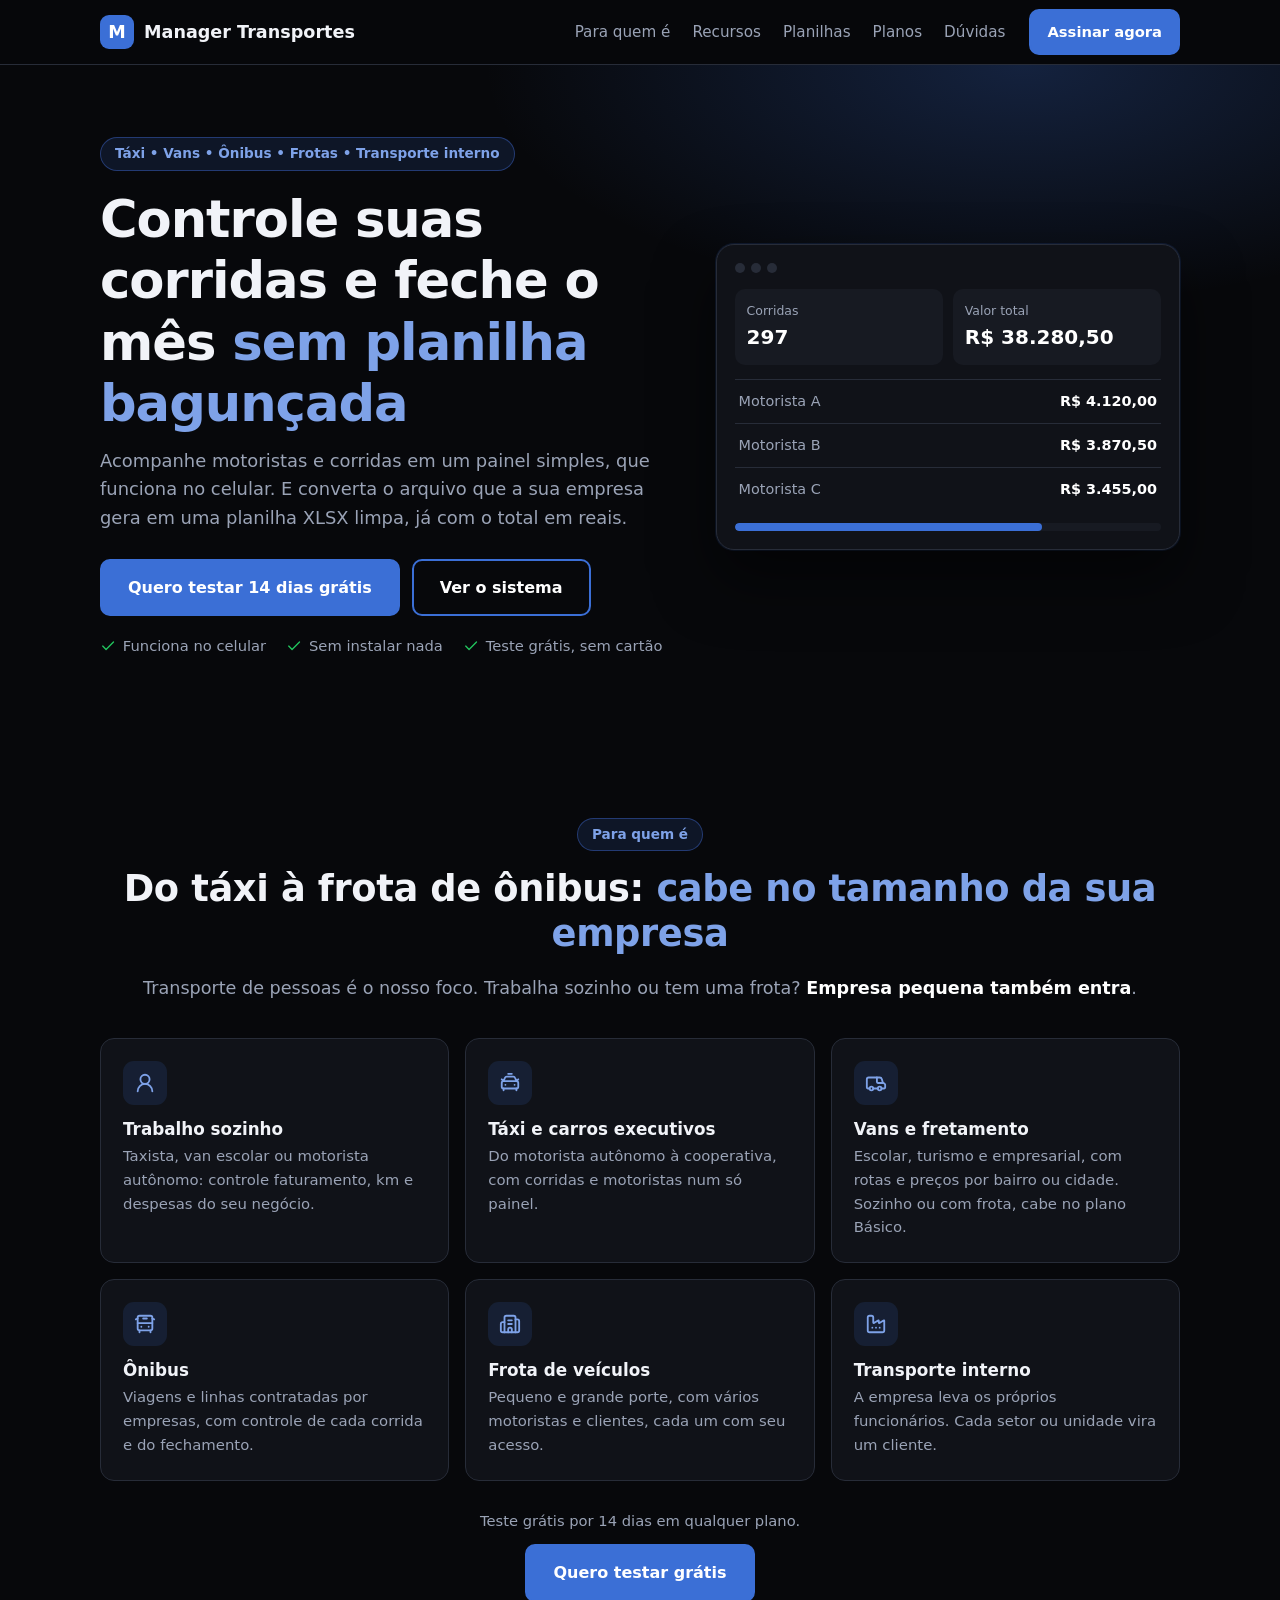
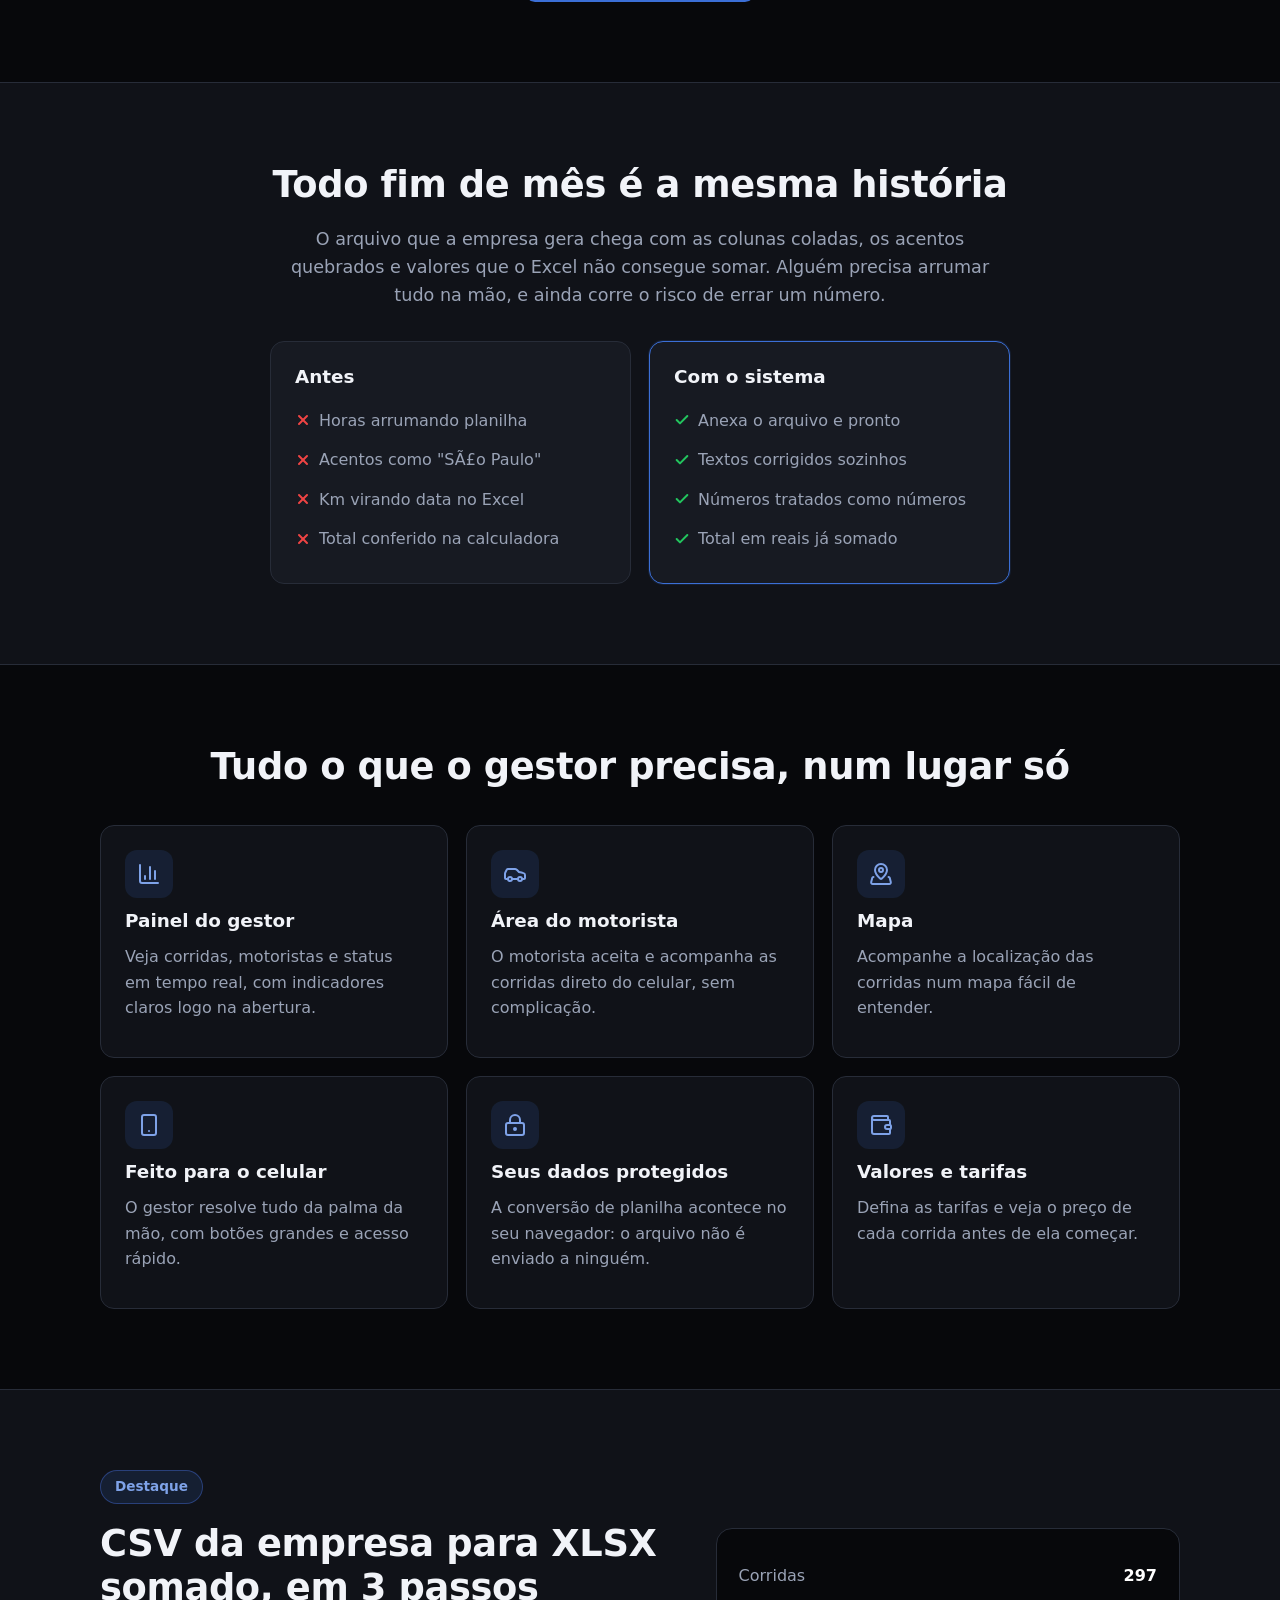
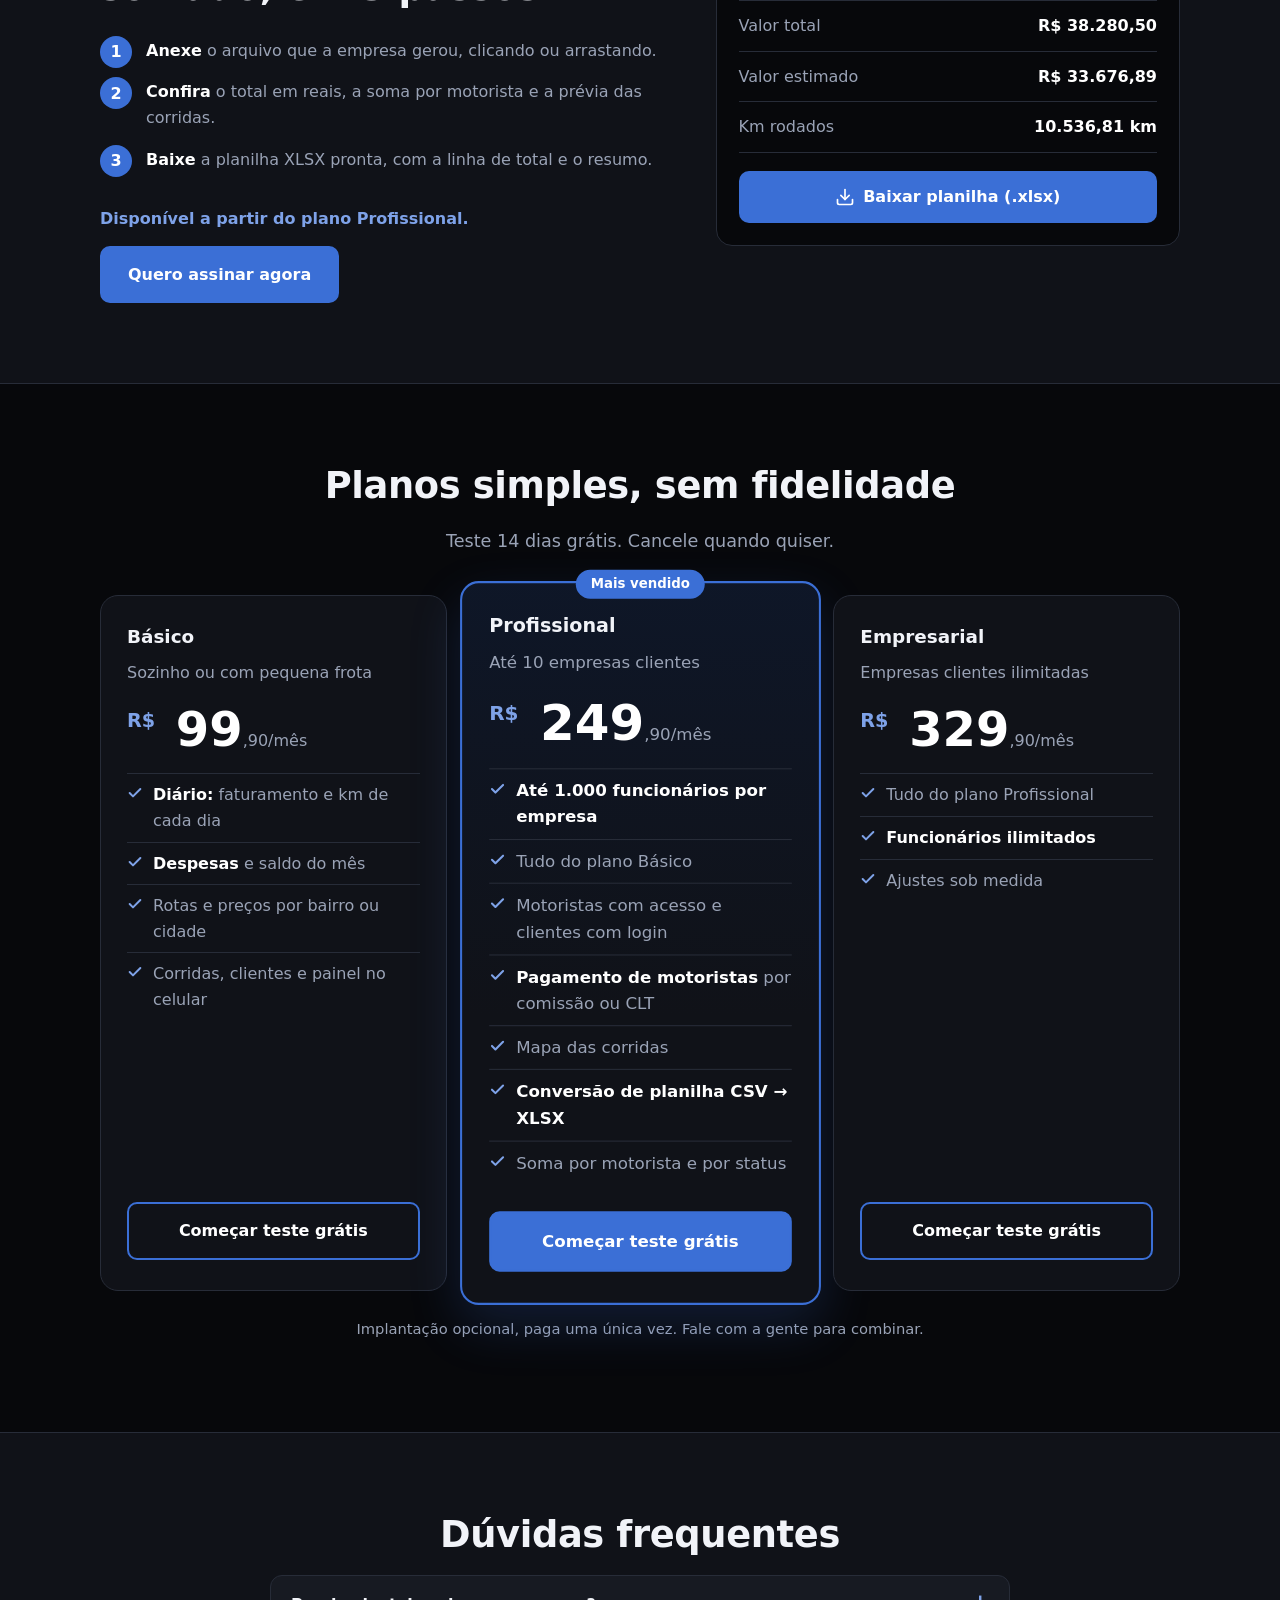
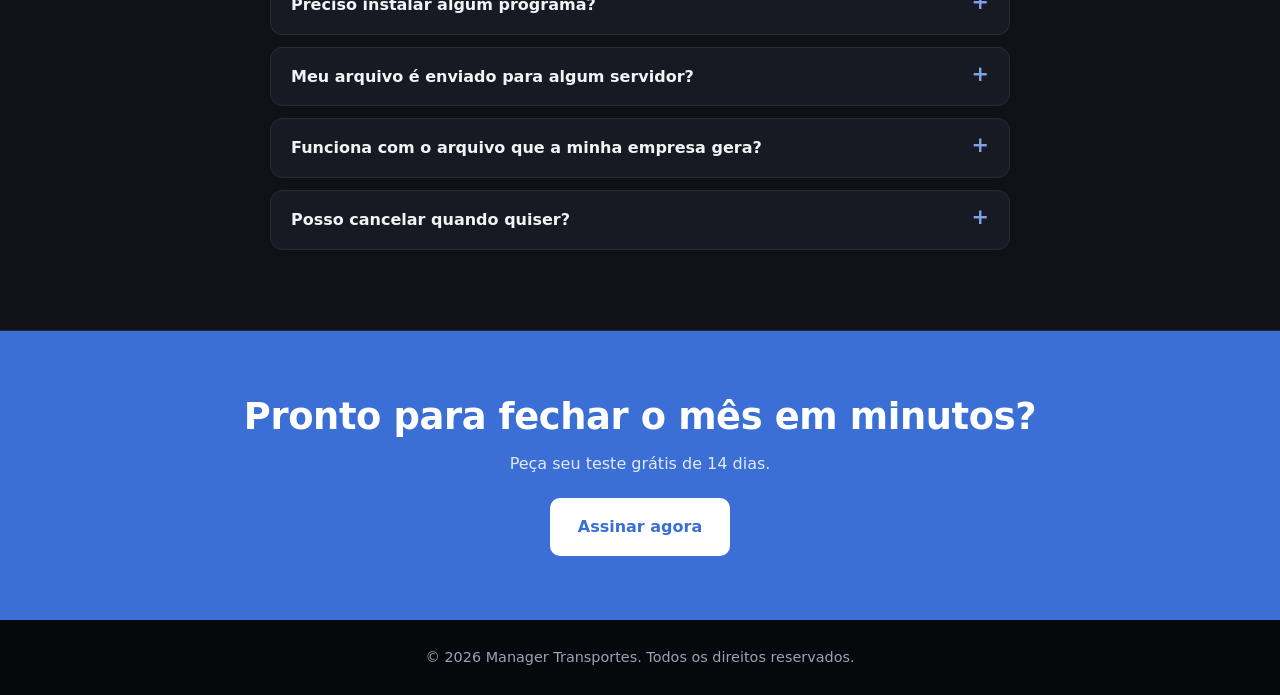
<file: landing/index.html>
<!DOCTYPE html>
<!-- =============================================================================
     index.html — LANDING PAGE DO SISTEMA DE TRANSPORTES
     Página de apresentação e venda. Fica separada do app que já está no ar.
     Estilos em css/landing.css e comportamento em js/landing.js.
     Para trocar nome da marca, planos, preços e link do sistema: edite js/config.js
     ============================================================================= -->
<html lang="pt-BR">
<head>
  <meta charset="UTF-8">
  <meta name="viewport" content="width=device-width, initial-scale=1">
  <title>Manager Transportes — gestão de corridas e motoristas</title>
  <meta name="description" content="Sistema para táxi, vans, ônibus, frotas pequenas e grandes e transporte interno de empresas: acompanhe corridas e motoristas e converta a planilha em XLSX já somada.">
  <meta name="theme-color" content="#07080b">
  <link rel="stylesheet" href="css/landing.css">
</head>
<body>

  <!-- ===== TOPO ===== -->
  <header class="topo">
    <div class="conteudo topo-interno">
      <a class="marca" href="#inicio"><span class="marca-logo">M</span><span data-marca>Manager Transportes</span></a>
      <nav class="menu" id="menu" aria-label="Seções">
        <a href="#segmentos">Para quem é</a>
        <a href="#recursos">Recursos</a>
        <a href="#planilhas">Planilhas</a>
        <a href="#planos">Planos</a>
        <a href="#duvidas">Dúvidas</a>
      </nav>
      <a class="botao botao-pequeno" href="cadastro.html">Assinar agora</a>
      <button class="menu-botao" id="menu-botao" aria-label="Abrir menu" aria-expanded="false"><svg class="ico" viewBox="0 0 24 24" fill="none" stroke="currentColor" stroke-width="2" stroke-linecap="round" stroke-linejoin="round" aria-hidden="true"><path d="M4 5h16" /> <path d="M4 12h16" /> <path d="M4 19h16" /></svg></button>
    </div>
  </header>

  <main id="inicio">

    <!-- ===== HERO ===== -->
    <section class="hero">
      <div class="conteudo hero-interno">
        <div class="hero-texto">
          <span class="selo">Táxi • Vans • Ônibus • Frotas • Transporte interno</span>
          <h1>Controle suas corridas e feche o mês <em>sem planilha bagunçada</em></h1>
          <p>Acompanhe motoristas e corridas em um painel simples, que funciona no celular. E converta o arquivo que a sua empresa gera em uma planilha XLSX limpa, já com o total em reais.</p>
          <div class="hero-botoes">
            <a class="botao" href="cadastro.html">Quero testar 14 dias grátis</a>
            <a class="botao botao-borda" data-sistema href="#">Ver o sistema</a>
          </div>
          <ul class="hero-lista">
            <li><svg class="ico ico-ok" viewBox="0 0 24 24" fill="none" stroke="currentColor" stroke-width="2" stroke-linecap="round" stroke-linejoin="round" aria-hidden="true"><path d="M20 6 9 17l-5-5" /></svg> Funciona no celular</li>
            <li><svg class="ico ico-ok" viewBox="0 0 24 24" fill="none" stroke="currentColor" stroke-width="2" stroke-linecap="round" stroke-linejoin="round" aria-hidden="true"><path d="M20 6 9 17l-5-5" /></svg> Sem instalar nada</li>
            <li><svg class="ico ico-ok" viewBox="0 0 24 24" fill="none" stroke="currentColor" stroke-width="2" stroke-linecap="round" stroke-linejoin="round" aria-hidden="true"><path d="M20 6 9 17l-5-5" /></svg> Teste grátis, sem cartão</li>
          </ul>
        </div>

        <!-- Ilustração do painel (feita em CSS, não é imagem) -->
        <div class="painel" aria-hidden="true">
          <div class="painel-topo"><i></i><i></i><i></i></div>
          <div class="painel-numeros">
            <div><small>Corridas</small><strong>297</strong></div>
            <div><small>Valor total</small><strong>R$ 38.280,50</strong></div>
          </div>
          <div class="painel-linhas">
            <div><span>Motorista A</span><b>R$ 4.120,00</b></div>
            <div><span>Motorista B</span><b>R$ 3.870,50</b></div>
            <div><span>Motorista C</span><b>R$ 3.455,00</b></div>
          </div>
          <div class="painel-barra"><span></span></div>
        </div>
      </div>
    </section>

    <!-- ===== PARA QUEM É ===== -->
    <section class="secao" id="segmentos">
      <div class="conteudo">
        <span class="selo selo-centro">Para quem é</span>
        <h2>Do táxi à frota de ônibus: <em>cabe no tamanho da sua empresa</em></h2>
        <p class="lead">Transporte de pessoas é o nosso foco. Trabalha sozinho ou tem uma frota? <b>Empresa pequena também entra</b>.</p>

        <div class="segmentos">
          <a class="segmento" href="cadastro.html?plano=basico&amp;modo=individual">
            <div class="segmento-icone"><svg class="ico" viewBox="0 0 24 24" fill="none" stroke="currentColor" stroke-width="2" stroke-linecap="round" stroke-linejoin="round" aria-hidden="true"><circle cx="12" cy="8" r="5" /> <path d="M20 21a8 8 0 0 0-16 0" /></svg></div>
            <h3>Trabalho sozinho</h3>
            <p>Taxista, van escolar ou motorista autônomo: controle faturamento, km e despesas do seu negócio.</p>
          </a>
          <a class="segmento" href="cadastro.html?tipo=taxi">
            <div class="segmento-icone"><svg class="ico" viewBox="0 0 24 24" fill="none" stroke="currentColor" stroke-width="2" stroke-linecap="round" stroke-linejoin="round" aria-hidden="true"><path d="M10 2h4" /> <path d="m21 8-2 2-1.5-3.7A2 2 0 0 0 15.646 5H8.4a2 2 0 0 0-1.903 1.257L5 10 3 8" /> <path d="M7 14h.01" /> <path d="M17 14h.01" /> <rect width="18" height="8" x="3" y="10" rx="2" /> <path d="M5 18v2" /> <path d="M19 18v2" /></svg></div>
            <h3>Táxi e carros executivos</h3>
            <p>Do motorista autônomo à cooperativa, com corridas e motoristas num só painel.</p>
          </a>
          <a class="segmento" href="cadastro.html?tipo=van">
            <div class="segmento-icone"><svg class="ico" viewBox="0 0 24 24" fill="none" stroke="currentColor" stroke-width="2" stroke-linecap="round" stroke-linejoin="round" aria-hidden="true"><path d="M13 6v5a1 1 0 0 0 1 1h6.102a1 1 0 0 1 .712.298l.898.91a1 1 0 0 1 .288.702V17a1 1 0 0 1-1 1h-3" /> <path d="M5 18H3a1 1 0 0 1-1-1V8a2 2 0 0 1 2-2h12c1.1 0 2.1.8 2.4 1.8l1.176 4.2" /> <path d="M9 18h5" /> <circle cx="16" cy="18" r="2" /> <circle cx="7" cy="18" r="2" /></svg></div>
            <h3>Vans e fretamento</h3>
            <p>Escolar, turismo e empresarial, com rotas e preços por bairro ou cidade. Sozinho ou com frota, cabe no plano Básico.</p>
          </a>
          <a class="segmento" href="cadastro.html?tipo=onibus">
            <div class="segmento-icone"><svg class="ico" viewBox="0 0 24 24" fill="none" stroke="currentColor" stroke-width="2" stroke-linecap="round" stroke-linejoin="round" aria-hidden="true"><path d="M4 6 2 7" /> <path d="M10 6h4" /> <path d="m22 7-2-1" /> <rect width="16" height="16" x="4" y="3" rx="2" /> <path d="M4 11h16" /> <path d="M8 15h.01" /> <path d="M16 15h.01" /> <path d="M6 19v2" /> <path d="M18 21v-2" /></svg></div>
            <h3>Ônibus</h3>
            <p>Viagens e linhas contratadas por empresas, com controle de cada corrida e do fechamento.</p>
          </a>
          <a class="segmento" href="cadastro.html?tipo=frota">
            <div class="segmento-icone"><svg class="ico" viewBox="0 0 24 24" fill="none" stroke="currentColor" stroke-width="2" stroke-linecap="round" stroke-linejoin="round" aria-hidden="true"><path d="M10 12h4" /> <path d="M10 8h4" /> <path d="M14 21v-3a2 2 0 0 0-4 0v3" /> <path d="M6 10H4a2 2 0 0 0-2 2v7a2 2 0 0 0 2 2h16a2 2 0 0 0 2-2V9a2 2 0 0 0-2-2h-2" /> <path d="M6 21V5a2 2 0 0 1 2-2h8a2 2 0 0 1 2 2v16" /></svg></div>
            <h3>Frota de veículos</h3>
            <p>Pequeno e grande porte, com vários motoristas e clientes, cada um com seu acesso.</p>
          </a>
          <a class="segmento" href="cadastro.html?tipo=interno">
            <div class="segmento-icone"><svg class="ico" viewBox="0 0 24 24" fill="none" stroke="currentColor" stroke-width="2" stroke-linecap="round" stroke-linejoin="round" aria-hidden="true"><path d="M12 16h.01" /> <path d="M16 16h.01" /> <path d="M3 19a2 2 0 0 0 2 2h14a2 2 0 0 0 2-2V8.5a.5.5 0 0 0-.769-.422l-4.462 2.844A.5.5 0 0 1 15 10.5v-2a.5.5 0 0 0-.769-.422L9.77 10.922A.5.5 0 0 1 9 10.5V5a2 2 0 0 0-2-2H5a2 2 0 0 0-2 2z" /> <path d="M8 16h.01" /></svg></div>
            <h3>Transporte interno</h3>
            <p>A empresa leva os próprios funcionários. Cada setor ou unidade vira um cliente.</p>
          </a>
        </div>

        <p class="nota">Teste grátis por 14 dias em qualquer plano.</p>
        <p class="centro"><a class="botao" href="cadastro.html">Quero testar grátis</a></p>
      </div>
    </section>

    <!-- ===== PROBLEMA ===== -->
    <section class="secao secao-escura">
      <div class="conteudo estreito">
        <h2>Todo fim de mês é a mesma história</h2>
        <p class="lead">O arquivo que a empresa gera chega com as colunas coladas, os acentos quebrados e valores que o Excel não consegue somar. Alguém precisa arrumar tudo na mão, e ainda corre o risco de errar um número.</p>
        <div class="comparativo">
          <div class="cartao cartao-ruim">
            <h3>Antes</h3>
            <ul><li>Horas arrumando planilha</li><li>Acentos como "SÃ£o Paulo"</li><li>Km virando data no Excel</li><li>Total conferido na calculadora</li></ul>
          </div>
          <div class="cartao cartao-bom">
            <h3>Com o sistema</h3>
            <ul><li>Anexa o arquivo e pronto</li><li>Textos corrigidos sozinhos</li><li>Números tratados como números</li><li>Total em reais já somado</li></ul>
          </div>
        </div>
      </div>
    </section>

    <!-- ===== RECURSOS ===== -->
    <section class="secao" id="recursos">
      <div class="conteudo">
        <h2>Tudo o que o gestor precisa, num lugar só</h2>
        <div class="grade">
          <article class="cartao"><div class="icone"><svg class="ico" viewBox="0 0 24 24" fill="none" stroke="currentColor" stroke-width="2" stroke-linecap="round" stroke-linejoin="round" aria-hidden="true"><path d="M3 3v16a2 2 0 0 0 2 2h16" /> <path d="M18 17V9" /> <path d="M13 17V5" /> <path d="M8 17v-3" /></svg></div><h3>Painel do gestor</h3><p>Veja corridas, motoristas e status em tempo real, com indicadores claros logo na abertura.</p></article>
          <article class="cartao"><div class="icone"><svg class="ico" viewBox="0 0 24 24" fill="none" stroke="currentColor" stroke-width="2" stroke-linecap="round" stroke-linejoin="round" aria-hidden="true"><path d="M19 17h2c.6 0 1-.4 1-1v-3c0-.9-.7-1.7-1.5-1.9C18.7 10.6 16 10 16 10s-1.3-1.4-2.2-2.3c-.5-.4-1.1-.7-1.8-.7H5c-.6 0-1.1.4-1.4.9l-1.4 2.9A3.7 3.7 0 0 0 2 12v4c0 .6.4 1 1 1h2" /> <circle cx="7" cy="17" r="2" /> <path d="M9 17h6" /> <circle cx="17" cy="17" r="2" /></svg></div><h3>Área do motorista</h3><p>O motorista aceita e acompanha as corridas direto do celular, sem complicação.</p></article>
          <article class="cartao"><div class="icone"><svg class="ico" viewBox="0 0 24 24" fill="none" stroke="currentColor" stroke-width="2" stroke-linecap="round" stroke-linejoin="round" aria-hidden="true"><path d="M18 8c0 3.613-3.869 7.429-5.393 8.795a1 1 0 01-1.214 0C9.87 15.429 6 11.613 6 8a6 6 0 0112 0" /> <path d="M4.474 15h-.197a1 1 0 00-.969.753l-1.097 4.35a1.5 1.5 0 001.444 1.898L20.344 22a1.5 1.5 0 001.446-1.897l-1.098-4.35a1 1 0 00-.969-.753h-.197" /> <circle cx="12" cy="8" r="2" /></svg></div><h3>Mapa</h3><p>Acompanhe a localização das corridas num mapa fácil de entender.</p></article>
          <article class="cartao"><div class="icone"><svg class="ico" viewBox="0 0 24 24" fill="none" stroke="currentColor" stroke-width="2" stroke-linecap="round" stroke-linejoin="round" aria-hidden="true"><rect width="14" height="20" x="5" y="2" rx="2" ry="2" /> <path d="M12 18h.01" /></svg></div><h3>Feito para o celular</h3><p>O gestor resolve tudo da palma da mão, com botões grandes e acesso rápido.</p></article>
          <article class="cartao"><div class="icone"><svg class="ico" viewBox="0 0 24 24" fill="none" stroke="currentColor" stroke-width="2" stroke-linecap="round" stroke-linejoin="round" aria-hidden="true"><circle cx="12" cy="16" r="1" /> <rect x="3" y="10" width="18" height="12" rx="2" /> <path d="M7 10V7a5 5 0 0 1 10 0v3" /></svg></div><h3>Seus dados protegidos</h3><p>A conversão de planilha acontece no seu navegador: o arquivo não é enviado a ninguém.</p></article>
          <article class="cartao"><div class="icone"><svg class="ico" viewBox="0 0 24 24" fill="none" stroke="currentColor" stroke-width="2" stroke-linecap="round" stroke-linejoin="round" aria-hidden="true"><path d="M19 7V4a1 1 0 0 0-1-1H5a2 2 0 0 0 0 4h15a1 1 0 0 1 1 1v4h-3a2 2 0 0 0 0 4h3a1 1 0 0 0 1-1v-2a1 1 0 0 0-1-1" /> <path d="M3 5v14a2 2 0 0 0 2 2h15a1 1 0 0 0 1-1v-4" /></svg></div><h3>Valores e tarifas</h3><p>Defina as tarifas e veja o preço de cada corrida antes de ela começar.</p></article>
        </div>
      </div>
    </section>

    <!-- ===== PLANILHAS (destaque) ===== -->
    <section class="secao secao-escura" id="planilhas">
      <div class="conteudo planilhas">
        <div>
          <span class="selo">Destaque</span>
          <h2>CSV da empresa para XLSX somado, em 3 passos</h2>
          <ol class="passos">
            <li><b>Anexe</b> o arquivo que a empresa gerou, clicando ou arrastando.</li>
            <li><b>Confira</b> o total em reais, a soma por motorista e a prévia das corridas.</li>
            <li><b>Baixe</b> a planilha XLSX pronta, com a linha de total e o resumo.</li>
          </ol>
          <p class="nota-plano">Disponível a partir do plano Profissional.</p>
          <a class="botao" href="cadastro.html">Quero assinar agora</a>
        </div>
        <div class="resultado" aria-hidden="true">
          <div class="resultado-linha"><span>Corridas</span><b>297</b></div>
          <div class="resultado-linha"><span>Valor total</span><b>R$ 38.280,50</b></div>
          <div class="resultado-linha"><span>Valor estimado</span><b>R$ 33.676,89</b></div>
          <div class="resultado-linha"><span>Km rodados</span><b>10.536,81 km</b></div>
          <div class="resultado-botao"><svg class="ico" viewBox="0 0 24 24" fill="none" stroke="currentColor" stroke-width="2" stroke-linecap="round" stroke-linejoin="round" aria-hidden="true"><path d="M12 15V3" /> <path d="M21 15v4a2 2 0 0 1-2 2H5a2 2 0 0 1-2-2v-4" /> <path d="m7 10 5 5 5-5" /></svg> Baixar planilha (.xlsx)</div>
        </div>
      </div>
    </section>

    <!-- ===== PLANOS ===== -->
    <section class="secao" id="planos">
      <div class="conteudo">
        <h2>Planos simples, sem fidelidade</h2>
        <p class="lead centro">Teste 14 dias grátis. Cancele quando quiser.</p>

        <div class="planos">
          <article class="plano">
            <h3>Básico</h3>
            <p class="plano-para">Sozinho ou com pequena frota</p>
            <p class="preco" data-preco="basico"><span>R$</span> 99<small>,90/mês</small></p>
            <ul>
              <li><b>Diário:</b> faturamento e km de cada dia</li>
              <li><b>Despesas</b> e saldo do mês</li>
              <li>Rotas e preços por bairro ou cidade</li>
              <li>Corridas, clientes e painel no celular</li>
            </ul>
            <a class="botao botao-borda" href="cadastro.html?plano=basico">Começar teste grátis</a>
          </article>

          <article class="plano plano-destaque">
            <span class="plano-faixa">Mais vendido</span>
            <h3>Profissional</h3>
            <p class="plano-para">Até 10 empresas clientes</p>
            <p class="preco" data-preco="profissional"><span>R$</span> 249<small>,90/mês</small></p>
            <ul>
              <li><b>Até 1.000 funcionários por empresa</b></li>
              <li>Tudo do plano Básico</li>
              <li>Motoristas com acesso e clientes com login</li>
              <li><b>Pagamento de motoristas</b> por comissão ou CLT</li>
              <li>Mapa das corridas</li>
              <li><b>Conversão de planilha CSV → XLSX</b></li>
              <li>Soma por motorista e por status</li>
            </ul>
            <a class="botao" href="cadastro.html?plano=profissional">Começar teste grátis</a>
          </article>

          <article class="plano">
            <h3>Empresarial</h3>
            <p class="plano-para">Empresas clientes ilimitadas</p>
            <p class="preco" data-preco="empresarial"><span>R$</span> 329<small>,90/mês</small></p>
            <ul>
              <li>Tudo do plano Profissional</li>
              <li><b>Funcionários ilimitados</b></li>
              <li>Ajustes sob medida</li>
            </ul>
            <a class="botao botao-borda" href="cadastro.html?plano=empresarial">Começar teste grátis</a>
          </article>
        </div>
        <p class="nota">Implantação opcional, paga uma única vez. Fale com a gente para combinar.</p>
      </div>
    </section>

    <!-- ===== DÚVIDAS ===== -->
    <section class="secao secao-escura" id="duvidas">
      <div class="conteudo estreito">
        <h2>Dúvidas frequentes</h2>
        <details><summary>Preciso instalar algum programa?</summary><p>Não. O sistema abre no navegador, no computador ou no celular.</p></details>
        <details><summary>Meu arquivo é enviado para algum servidor?</summary><p>Na conversão de planilha, não. Tudo é feito no seu navegador e o arquivo não sai do seu aparelho.</p></details>
        <details><summary>Funciona com o arquivo que a minha empresa gera?</summary><p>Foi feito a partir de um arquivo real de corridas, com 16 colunas. Se o seu for diferente, mande um exemplo e a gente confere.</p></details>
        <details><summary>Posso cancelar quando quiser?</summary><p>Sim. Não há fidelidade, e o teste de 14 dias é grátis.</p></details>
      </div>
    </section>

    <!-- ===== CHAMADA FINAL ===== -->
    <section class="chamada">
      <div class="conteudo">
        <h2>Pronto para fechar o mês em minutos?</h2>
        <p>Peça seu teste grátis de 14 dias.</p>
        <a class="botao botao-branco" href="cadastro.html">Assinar agora</a>
      </div>
    </section>
  </main>

  <footer class="rodape">
    <div class="conteudo">
      <span>© <span id="ano"></span> <span data-marca>Manager Transportes</span>. Todos os direitos reservados.</span>
    </div>
  </footer>

  <script src="js/config.js"></script>
  <script src="js/landing.js"></script>
</body>
</html>
</file>
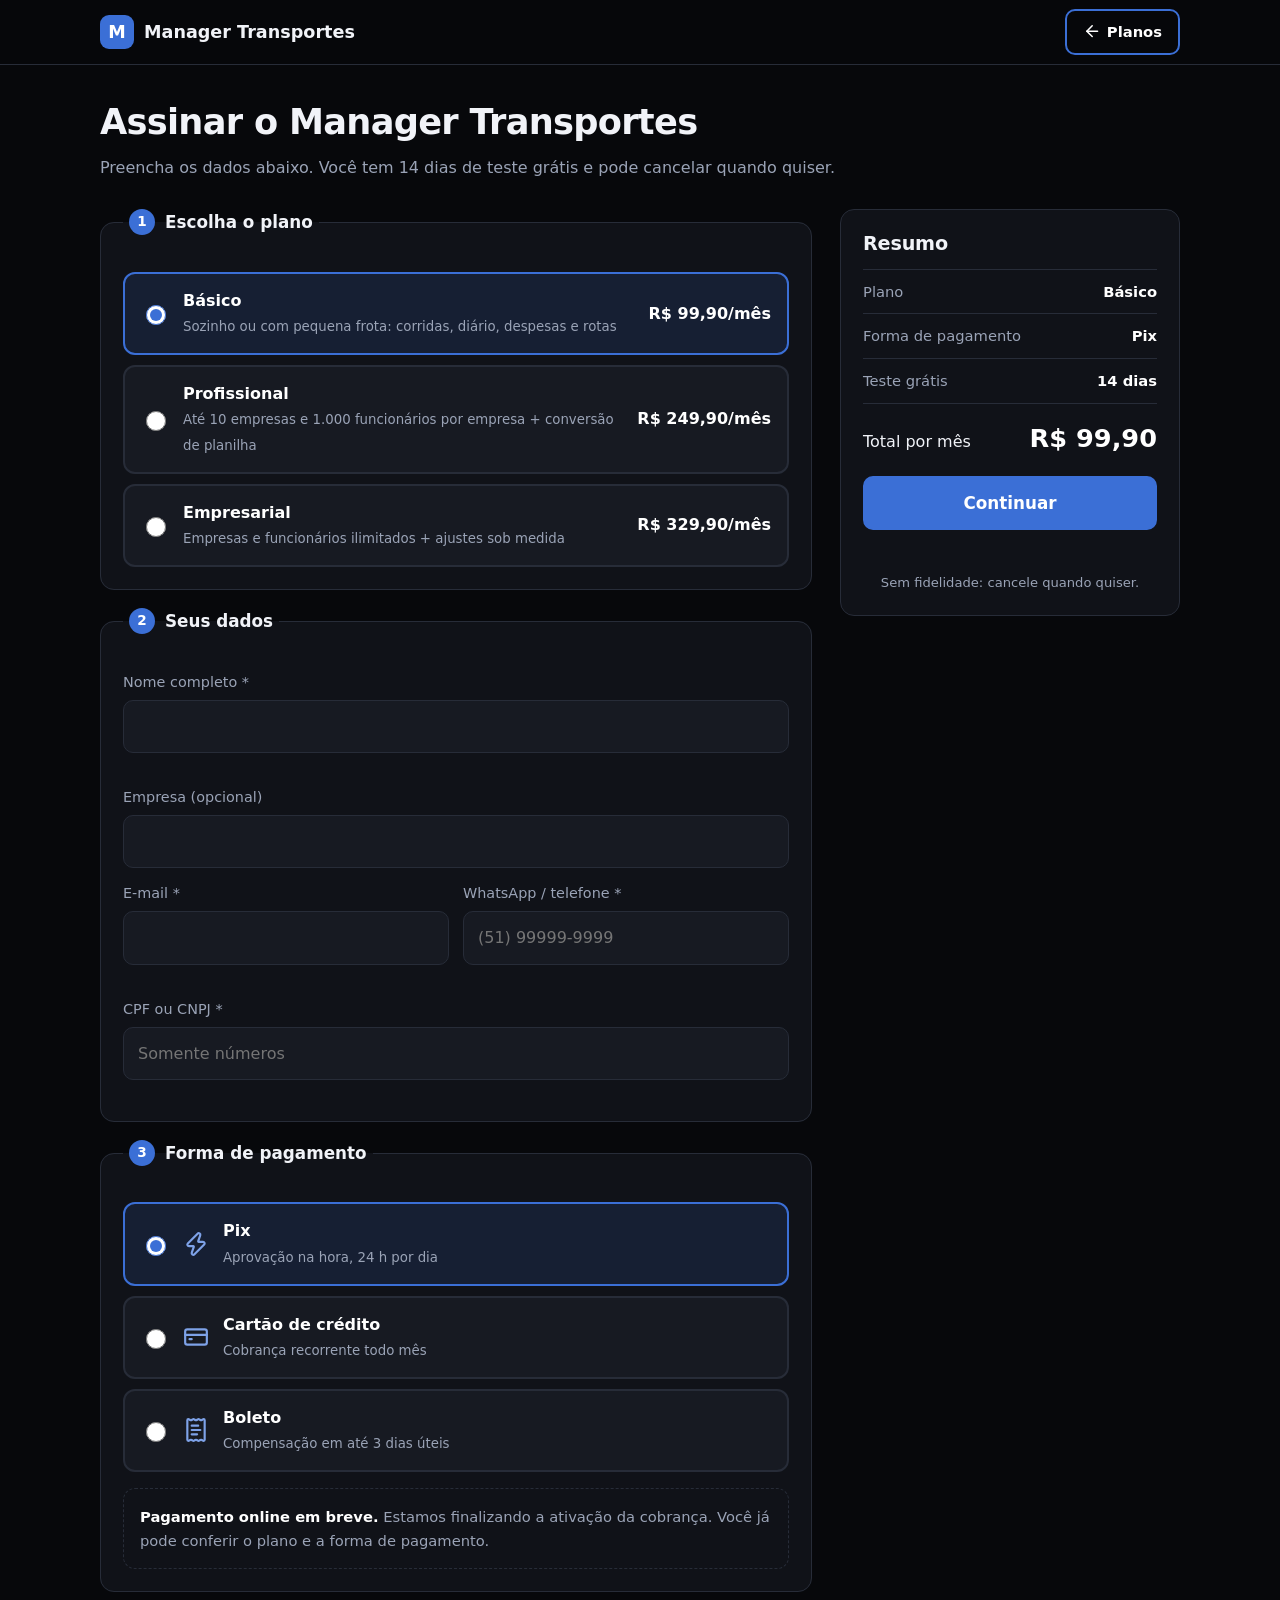
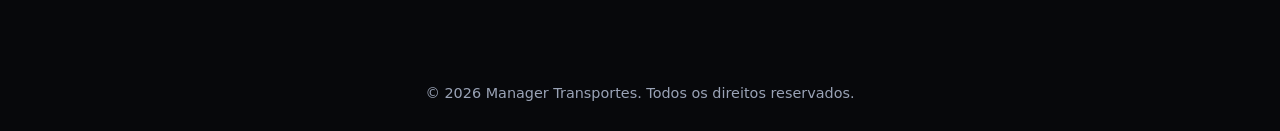
<file: landing/pagamento.html>
<!DOCTYPE html>
<!-- =============================================================================
     pagamento.html — ASSINATURA E PAGAMENTO
     Escolha do plano, dados do cliente e forma de pagamento (Pix, cartão, boleto).
     Funciona no celular (Android) e no computador. O gateway de pagamento ainda
     NÃO está ligado: veja o bloco "pagamento" em js/config.js e as instruções em
     js/pagamento.js. Estilos em css/pagamento.css (e css/landing.css).
     ============================================================================= -->
<html lang="pt-BR">
<head>
  <meta charset="UTF-8">
  <meta name="viewport" content="width=device-width, initial-scale=1">
  <title>Assinar — Manager Transportes</title>
  <meta name="theme-color" content="#07080b">
  <meta name="robots" content="noindex">
  <link rel="stylesheet" href="css/landing.css">
  <link rel="stylesheet" href="css/pagamento.css">
</head>
<body>

  <header class="topo">
    <div class="conteudo topo-interno">
      <a class="marca" href="index.html"><span class="marca-logo">M</span><span data-marca>Manager Transportes</span></a>
      <a class="botao botao-borda botao-pequeno" href="index.html#planos"><svg class="ico" viewBox="0 0 24 24" fill="none" stroke="currentColor" stroke-width="2" stroke-linecap="round" stroke-linejoin="round" aria-hidden="true"><path d="m12 19-7-7 7-7" /> <path d="M19 12H5" /></svg> Planos</a>
    </div>
  </header>

  <main class="conteudo pagamento">
    <h1>Assinar o <span data-marca>Manager Transportes</span></h1>
    <p class="lead-pagamento" id="texto-teste"></p>

    <form class="pagamento-grade" id="form-pagamento" novalidate>

      <div class="pagamento-coluna">

        <!-- 1. PLANO -->
        <fieldset class="bloco">
          <legend><span class="passo">1</span> Escolha o plano</legend>
          <div class="opcoes-plano" id="opcoes-plano"></div>
        </fieldset>

        <!-- 2. DADOS DO CLIENTE -->
        <fieldset class="bloco">
          <legend><span class="passo">2</span> Seus dados</legend>
          <div class="campo-grupo">
            <label for="pg-nome">Nome completo *</label>
            <input id="pg-nome" autocomplete="name" />
            <div class="erro-campo" data-erro="nome"></div>
          </div>
          <div class="campo-grupo">
            <label for="pg-empresa">Empresa (opcional)</label>
            <input id="pg-empresa" autocomplete="organization" />
          </div>
          <div class="campo-linha">
            <div class="campo-grupo">
              <label for="pg-email">E-mail *</label>
              <input id="pg-email" type="email" inputmode="email" autocomplete="email" autocapitalize="none" />
              <div class="erro-campo" data-erro="email"></div>
            </div>
            <div class="campo-grupo">
              <label for="pg-telefone">WhatsApp / telefone *</label>
              <input id="pg-telefone" type="tel" inputmode="tel" autocomplete="tel" placeholder="(51) 99999-9999" />
              <div class="erro-campo" data-erro="telefone"></div>
            </div>
          </div>
          <div class="campo-grupo">
            <label for="pg-documento">CPF ou CNPJ *</label>
            <input id="pg-documento" inputmode="numeric" autocomplete="off" placeholder="Somente números" />
            <div class="erro-campo" data-erro="documento"></div>
          </div>
        </fieldset>

        <!-- 3. FORMA DE PAGAMENTO -->
        <fieldset class="bloco">
          <legend><span class="passo">3</span> Forma de pagamento</legend>
          <div class="opcoes-forma" id="opcoes-forma"></div>

          <!-- ÁREA DO PAGAMENTO: é aqui que o gateway (Mercado Pago, Stripe, Asaas...)
               pode exibir o QR Code do Pix, o formulário seguro do cartão ou o boleto.
               Os dados do CARTÃO nunca são digitados em campos desta página. -->
          <div class="area-pagamento" id="area-pagamento" aria-live="polite"></div>
        </fieldset>
      </div>

      <!-- RESUMO DO PEDIDO -->
      <aside class="resumo" aria-label="Resumo do pedido">
        <h2>Resumo</h2>
        <div class="resumo-linha"><span>Plano</span><b id="resumo-plano">—</b></div>
        <div class="resumo-linha"><span>Forma de pagamento</span><b id="resumo-forma">—</b></div>
        <div class="resumo-linha" id="linha-teste" hidden><span>Teste grátis</span><b id="resumo-teste"></b></div>
        <div class="resumo-total"><span>Total por mês</span><strong id="resumo-total">—</strong></div>
        <button class="botao botao-largo" type="submit" id="botao-pagar">Continuar</button>
        <div class="mensagem" id="mensagem" role="status"></div>
        <p class="resumo-nota">Sem fidelidade: cancele quando quiser.</p>
      </aside>
    </form>
  </main>

  <footer class="rodape">
    <div class="conteudo">
      <span>© <span id="ano"></span> <span data-marca>Manager Transportes</span>. Todos os direitos reservados.</span>
    </div>
  </footer>

  <script src="js/config.js"></script>
  <script src="js/validacao.js"></script>
  <script src="js/pagamento.js"></script>
</body>
</html>
</file>
<file: landing/css/landing.css>
/* =============================================================================
   landing.css — ESTILO DA LANDING PAGE (azul forte + preto)
   Organização: variáveis, base, topo, hero, seções, planos, rodapé, celular.
   ============================================================================= */

/* ---------- Cores e medidas ---------- */
:root {
  --azul: #3b6fd6;
  --azul-escuro: #2f58ad;
  --azul-claro: #7ea2e8;
  --azul-suave: rgba(59, 111, 214, 0.14);
  --preto: #07080b;
  --superficie: #101218;
  --superficie-2: #171a22;
  --borda: #272c38;
  --texto: #f1f3f8;
  --texto-suave: #9aa3b6;
  --verde: #22c55e;
  --vermelho: #ef4444;
  --raio: 14px;
  --fonte: "Segoe UI", system-ui, -apple-system, Roboto, "Helvetica Neue", Arial, sans-serif;
}

/* ---------- Base ---------- */
* { box-sizing: border-box; }
html { scroll-behavior: smooth; scroll-padding-top: 76px; }
body { margin: 0; background: var(--preto); color: var(--texto); font-family: var(--fonte); line-height: 1.6; -webkit-font-smoothing: antialiased; }
h1, h2, h3 { line-height: 1.2; margin: 0 0 12px; }
h1 { font-size: clamp(2rem, 5vw, 3.2rem); letter-spacing: -0.02em; }
h2 { font-size: clamp(1.6rem, 3.5vw, 2.3rem); text-align: center; letter-spacing: -0.01em; }
h3 { font-size: 1.15rem; }
p { margin: 0 0 12px; color: var(--texto-suave); }
a { color: inherit; }
ul, ol { margin: 0; padding: 0; }
.conteudo { width: 100%; max-width: 1120px; margin: 0 auto; padding: 0 20px; }
.estreito { max-width: 780px; }
.lead { font-size: 1.1rem; text-align: center; }
.centro { text-align: center; }
[hidden] { display: none !important; }

/* ---------- Botões ---------- */
.botao { display: inline-block; background: var(--azul); color: #fff; text-decoration: none; font-weight: 600; padding: 14px 26px; border-radius: 10px; border: 2px solid var(--azul); transition: background .15s, transform .15s; text-align: center; }
.botao:hover { background: var(--azul-escuro); border-color: var(--azul-escuro); transform: translateY(-1px); }
.botao-borda { background: transparent; border-color: var(--azul); }
.botao-borda:hover { background: var(--azul-suave); border-color: var(--azul-claro); }
.botao-pequeno { padding: 9px 16px; font-size: .92rem; }
.botao-branco { background: #fff; color: var(--azul); border-color: #fff; }
.botao-branco:hover { background: #e8eeff; border-color: #e8eeff; }

/* ---------- Topo ---------- */
.topo { position: sticky; top: 0; z-index: 10; background: rgba(7, 8, 11, .92); backdrop-filter: blur(8px); border-bottom: 1px solid var(--borda); }
.topo-interno { display: flex; align-items: center; gap: 24px; height: 64px; }
.marca { display: flex; align-items: center; gap: 10px; font-weight: 700; text-decoration: none; font-size: 1.1rem; margin-right: auto; }
.marca-logo { display: grid; place-items: center; width: 34px; height: 34px; border-radius: 9px; background: var(--azul); color: #fff; font-weight: 800; }
.menu { display: flex; gap: 22px; }
.menu a { text-decoration: none; color: var(--texto-suave); font-size: .95rem; }
.menu a:hover { color: #fff; }
.menu-botao { display: none; background: none; border: 1px solid var(--borda); color: var(--texto); font-size: 1.3rem; border-radius: 8px; width: 42px; height: 42px; cursor: pointer; }

/* ---------- Hero ---------- */
.hero { padding: 72px 0 80px; background: radial-gradient(900px 400px at 80% 0%, rgba(59, 111, 214, .25), transparent 60%); }
.hero-interno { display: grid; grid-template-columns: 1.1fr .9fr; gap: 48px; align-items: center; }
.hero-texto > p { font-size: 1.12rem; max-width: 560px; }
.hero h1 em { font-style: normal; color: var(--azul-claro); }
.selo { display: inline-block; background: var(--azul-suave); color: var(--azul-claro); border: 1px solid rgba(77, 127, 255, .35); padding: 5px 14px; border-radius: 999px; font-size: .85rem; font-weight: 600; margin-bottom: 18px; }
.hero-botoes { display: flex; flex-wrap: wrap; gap: 12px; margin: 26px 0 18px; }
.hero-lista { list-style: none; display: flex; flex-wrap: wrap; gap: 8px 20px; color: var(--texto-suave); font-size: .92rem; }

/* Painel ilustrativo */
.painel { background: var(--superficie); border: 1px solid var(--borda); border-radius: 18px; padding: 18px; box-shadow: 0 30px 60px rgba(0, 0, 0, .5), 0 0 0 1px rgba(59, 111, 214, .15); }
.painel-topo { display: flex; gap: 6px; margin-bottom: 16px; }
.painel-topo i { width: 10px; height: 10px; border-radius: 50%; background: var(--borda); }
.painel-numeros { display: grid; grid-template-columns: 1fr 1fr; gap: 10px; margin-bottom: 14px; }
.painel-numeros div { background: var(--superficie-2); border-radius: 10px; padding: 12px; }
.painel-numeros small { display: block; color: var(--texto-suave); font-size: .78rem; }
.painel-numeros strong { font-size: 1.25rem; color: #fff; white-space: nowrap; }
.painel-linhas div { display: flex; justify-content: space-between; padding: 10px 4px; border-top: 1px solid var(--borda); font-size: .9rem; color: var(--texto-suave); }
.painel-linhas b { color: #fff; }
.painel-barra { height: 8px; background: var(--superficie-2); border-radius: 99px; margin-top: 12px; overflow: hidden; }
.painel-barra span { display: block; width: 72%; height: 100%; background: var(--azul); border-radius: 99px; }

/* ---------- Seções ---------- */
.secao { padding: 80px 0; }
.secao-escura { background: var(--superficie); border-block: 1px solid var(--borda); }
.secao h2 { margin-bottom: 18px; }
.cartao { background: var(--superficie); border: 1px solid var(--borda); border-radius: var(--raio); padding: 24px; }
.secao-escura .cartao { background: var(--superficie-2); }
.grade { display: grid; grid-template-columns: repeat(3, 1fr); gap: 18px; margin-top: 36px; }
/* Ícones (Lucide, licença ISC): traço fino, herdam a cor do texto */
.ico { width: 1.25em; height: 1.25em; flex: none; vertical-align: -0.2em; }
.ico-ok { color: var(--verde); width: 1.1em; height: 1.1em; margin-right: 2px; }
.icone { display: grid; place-items: center; width: 48px; height: 48px; margin-bottom: 12px; border-radius: 12px; background: var(--azul-suave); color: var(--azul-claro); }
.icone .ico { width: 24px; height: 24px; }

.comparativo { display: grid; grid-template-columns: 1fr 1fr; gap: 18px; margin-top: 32px; }
.comparativo ul { list-style: none; }
.comparativo li { padding: 7px 0; color: var(--texto-suave); }
/* Marcas de "certo" e "errado": ícones desenhados por máscara (iguais em qualquer aparelho) */
.cartao-ruim li::before, .cartao-bom li::before, .plano li::before { content: ""; display: inline-block; width: 1em; height: 1em; margin-right: 8px; vertical-align: -0.15em; background: currentColor; -webkit-mask: var(--m) center / contain no-repeat; mask: var(--m) center / contain no-repeat; }
.cartao-ruim li::before { color: var(--vermelho); --m: url("data:image/svg+xml,%3Csvg xmlns='http://www.w3.org/2000/svg' viewBox='0 0 24 24' fill='none' stroke='black' stroke-width='3' stroke-linecap='round' stroke-linejoin='round'%3E%3Cpath d='M18 6 6 18'/%3E%3Cpath d='m6 6 12 12'/%3E%3C/svg%3E"); }
.cartao-bom { border-color: var(--azul); box-shadow: 0 0 0 1px var(--azul-suave); }
.cartao-bom li::before { color: var(--verde); --m: url("data:image/svg+xml,%3Csvg xmlns='http://www.w3.org/2000/svg' viewBox='0 0 24 24' fill='none' stroke='black' stroke-width='3' stroke-linecap='round' stroke-linejoin='round'%3E%3Cpath d='M20 6 9 17l-5-5'/%3E%3C/svg%3E"); }

/* Planilhas */
.planilhas { display: grid; grid-template-columns: 1.1fr .9fr; gap: 48px; align-items: center; }
.planilhas h2 { text-align: left; }
.passos { list-style: none; counter-reset: p; margin: 20px 0 26px; }
.passos li { counter-increment: p; position: relative; padding: 8px 0 8px 46px; color: var(--texto-suave); }
.passos li::before { content: counter(p); position: absolute; left: 0; top: 6px; width: 32px; height: 32px; display: grid; place-items: center; background: var(--azul); color: #fff; border-radius: 50%; font-weight: 700; }
.passos b { color: #fff; }
.resultado { background: var(--preto); border: 1px solid var(--borda); border-radius: 16px; padding: 22px; }
.resultado-linha { display: flex; justify-content: space-between; gap: 12px; padding: 12px 0; border-bottom: 1px solid var(--borda); color: var(--texto-suave); }
.resultado-linha b { color: #fff; }
.resultado-botao { display: flex; align-items: center; justify-content: center; gap: 8px; margin-top: 18px; background: var(--azul); color: #fff; text-align: center; padding: 13px; border-radius: 10px; font-weight: 600; }

/* ---------- Planos ---------- */
.planos { display: grid; grid-template-columns: repeat(3, 1fr); gap: 20px; margin-top: 40px; align-items: stretch; }
.plano { position: relative; display: flex; flex-direction: column; background: var(--superficie); border: 1px solid var(--borda); border-radius: 18px; padding: 30px 26px; }
.plano-destaque { border: 2px solid var(--azul); background: linear-gradient(180deg, rgba(59, 111, 214, .14), var(--superficie) 60%); transform: scale(1.04); box-shadow: 0 20px 50px rgba(59, 111, 214, .2); }
.plano-faixa { position: absolute; top: -13px; left: 50%; transform: translateX(-50%); background: var(--azul); color: #fff; font-size: .8rem; font-weight: 700; padding: 4px 14px; border-radius: 999px; white-space: nowrap; }
.plano-para { margin-bottom: 14px; }
.preco { color: #fff; font-size: 3rem; font-weight: 800; line-height: 1; margin: 6px 0 20px; }
.preco span { font-size: 1.2rem; font-weight: 600; margin-right: 4px; vertical-align: top; position: relative; top: 6px; color: var(--azul-claro); }
.preco small { font-size: 1rem; font-weight: 400; color: var(--texto-suave); }
.plano ul { list-style: none; margin-bottom: 26px; flex: 1; }
.plano li { padding: 8px 0 8px 26px; position: relative; color: var(--texto-suave); border-top: 1px solid var(--borda); }
.plano li::before { position: absolute; left: 0; top: 11px; margin: 0; color: var(--azul-claro); --m: url("data:image/svg+xml,%3Csvg xmlns='http://www.w3.org/2000/svg' viewBox='0 0 24 24' fill='none' stroke='black' stroke-width='3' stroke-linecap='round' stroke-linejoin='round'%3E%3Cpath d='M20 6 9 17l-5-5'/%3E%3C/svg%3E"); }
.plano li b { color: #fff; }
.nota-plano { color: var(--azul-claro); font-weight: 600; margin-bottom: 14px; }
.nota { text-align: center; margin-top: 26px; font-size: .92rem; }


/* ---------- Para quem é (tipos de empresa): cartões simples, só o azul da marca ---------- */
.selo-centro { display: table; margin: 0 auto 16px; }
#segmentos h2 em { font-style: normal; color: var(--azul-claro); }
#segmentos .lead b { color: #fff; }
.segmentos { display: grid; grid-template-columns: repeat(3, 1fr); gap: 16px; margin-top: 36px; }
.segmento { display: block; text-decoration: none; color: inherit; background: var(--superficie); border: 1px solid var(--borda); border-radius: var(--raio); padding: 22px; transition: border-color .15s, transform .15s; }
.segmento:hover { border-color: var(--azul-claro); transform: translateY(-2px); }
.segmento h3 { font-size: 1.05rem; margin-bottom: 6px; }
.segmento p { margin: 0; font-size: .93rem; }
.segmento-icone { display: grid; place-items: center; width: 44px; height: 44px; margin-bottom: 14px; border-radius: 11px; color: var(--azul-claro); background: var(--azul-suave); }
.segmento-icone .ico { width: 22px; height: 22px; }
#segmentos .nota { margin-top: 28px; }
#segmentos .centro { margin: 0; }

/* ---------- Dúvidas ---------- */
details { background: var(--superficie-2); border: 1px solid var(--borda); border-radius: 12px; padding: 16px 20px; margin-top: 12px; }
summary { cursor: pointer; font-weight: 600; list-style: none; display: flex; justify-content: space-between; gap: 12px; }
summary::-webkit-details-marker { display: none; }
summary::after { content: "+"; color: var(--azul-claro); font-size: 1.3rem; line-height: 1; }
details[open] summary::after { content: "−"; }
details p { margin: 12px 0 0; }

/* ---------- Chamada final e rodapé ---------- */
.chamada { background: var(--azul); text-align: center; padding: 64px 0; }
.chamada h2 { color: #fff; }
.chamada p { color: rgba(255, 255, 255, .85); margin-bottom: 22px; }
.rodape { padding: 26px 0; text-align: center; color: var(--texto-suave); font-size: .9rem; }

/* ---------- Celular e tablet ---------- */
@media (max-width: 900px) {
  .hero-interno, .planilhas { grid-template-columns: 1fr; gap: 36px; }
  .grade, .segmentos { grid-template-columns: 1fr 1fr; }
  .planos { grid-template-columns: 1fr; max-width: 440px; margin-inline: auto; }
  .plano-destaque { transform: none; }
  .planilhas h2 { text-align: center; }
}
@media (max-width: 720px) {
  .menu { display: none; position: absolute; top: 64px; left: 0; right: 0; flex-direction: column; gap: 0; background: var(--preto); border-bottom: 1px solid var(--borda); }
  .menu.aberto { display: flex; }
  .menu a { padding: 15px 20px; border-top: 1px solid var(--borda); }
  .menu-botao { display: grid; place-items: center; }
  .topo .botao-pequeno { display: none; }
  .topo-interno { gap: 12px; }
}
@media (max-width: 560px) {
  .secao { padding: 56px 0; }
  .hero { padding: 44px 0 56px; }
  .grade, .comparativo, .segmentos { grid-template-columns: 1fr; }
  .hero-botoes .botao { width: 100%; }
  .preco { font-size: 2.6rem; }
  .painel-numeros strong { font-size: 1.05rem; }
}
</file>
<file: landing/css/pagamento.css>
/* =============================================================================
   pagamento.css — ESTILO DA PÁGINA DE PAGAMENTO (pagamento.html)
   Usa as variáveis de css/landing.css. Organização: base, blocos, plano/forma,
   resumo, celular. Campos com 16px para o celular não dar zoom ao digitar.
   ============================================================================= */

.topo .botao-pequeno { display: inline-block; white-space: nowrap; }  /* o botão "Voltar" fica visível também no celular */
.pagamento { padding-top: 36px; padding-bottom: 64px; }
.pagamento h1 { text-align: left; font-size: clamp(1.6rem, 4vw, 2.2rem); }
.lead-pagamento { margin-bottom: 28px; }

.pagamento-grade { display: grid; grid-template-columns: 1fr 340px; gap: 28px; align-items: start; }
.pagamento-coluna { display: grid; gap: 18px; }

/* ---------- Blocos numerados ---------- */
.bloco { margin: 0; min-width: 0; background: var(--superficie); border: 1px solid var(--borda); border-radius: var(--raio); padding: 22px; }
.bloco legend { display: flex; align-items: center; gap: 10px; padding: 0 6px; font-weight: 700; font-size: 1.05rem; }
.passo { display: grid; place-items: center; width: 26px; height: 26px; border-radius: 50%; background: var(--azul); color: #fff; font-size: .85rem; }

/* ---------- Campos ---------- */
.campo-grupo { margin-top: 14px; }
.campo-grupo label { display: block; margin-bottom: 6px; font-size: .9rem; color: var(--texto-suave); }
.campo-grupo input { width: 100%; background: var(--superficie-2); color: var(--texto); border: 1px solid var(--borda); border-radius: 10px; padding: 13px 14px; font: inherit; font-size: 16px; }
.campo-grupo input:focus { outline: none; border-color: var(--azul); box-shadow: 0 0 0 3px var(--azul-suave); }
.campo-grupo input.invalido { border-color: var(--vermelho); }
.campo-linha { display: grid; grid-template-columns: 1fr 1fr; gap: 14px; }
.erro-campo { color: var(--vermelho); font-size: .82rem; min-height: 1.1em; margin-top: 4px; }

/* ---------- Cartões de escolha (plano e forma de pagamento) ---------- */
.opcoes-plano, .opcoes-forma { display: grid; gap: 10px; margin-top: 14px; }
.opcao { position: relative; display: flex; align-items: center; gap: 14px; cursor: pointer; background: var(--superficie-2); border: 2px solid var(--borda); border-radius: 12px; padding: 14px 16px; min-height: 56px; }
.opcao:hover { border-color: var(--azul-claro); }
.opcao:has(input:checked) { border-color: var(--azul); background: var(--azul-suave); }
.opcao:has(input:focus-visible) { box-shadow: 0 0 0 3px var(--azul-suave); }
.opcao input { accent-color: var(--azul); width: 20px; height: 20px; flex: none; }
.opcao-texto { flex: 1; min-width: 0; }
.opcao-texto b { display: block; color: #fff; }
.opcao-texto small { color: var(--texto-suave); }
.opcao-preco { font-weight: 700; color: #fff; white-space: nowrap; }
.opcao-icone { flex: none; display: grid; color: var(--azul-claro); }
.opcao-icone .ico { width: 26px; height: 26px; }

/* ---------- Área do gateway ---------- */
.area-pagamento { margin-top: 16px; border: 1px dashed var(--borda); border-radius: 12px; padding: 16px; color: var(--texto-suave); font-size: .92rem; }
.area-pagamento strong { color: #fff; }
.area-pagamento p:last-child { margin-bottom: 0; }

/* ---------- Resumo ---------- */
.resumo { position: sticky; top: 84px; background: var(--superficie); border: 1px solid var(--borda); border-radius: var(--raio); padding: 22px; }
.resumo h2 { text-align: left; font-size: 1.2rem; margin-bottom: 14px; }
.resumo-linha { display: flex; justify-content: space-between; gap: 12px; padding: 10px 0; border-top: 1px solid var(--borda); color: var(--texto-suave); font-size: .92rem; }
.resumo-linha b { color: #fff; text-align: right; }
.resumo-total { display: flex; justify-content: space-between; align-items: baseline; padding: 14px 0 18px; border-top: 1px solid var(--borda); }
.resumo-total strong { font-size: 1.6rem; color: #fff; }
.botao-largo { width: 100%; font-size: 1.05rem; padding: 15px; cursor: pointer; font-family: inherit; }
.botao-largo:disabled { opacity: .6; cursor: wait; transform: none; }
.resumo-nota { margin: 12px 0 0; font-size: .82rem; text-align: center; }
.mensagem { margin-top: 12px; font-size: .9rem; min-height: 1.2em; }
.mensagem.erro { color: var(--vermelho); }
.mensagem.ok { color: var(--verde); }

/* ---------- Celular e tablet ---------- */
@media (max-width: 860px) {
  .pagamento-grade { grid-template-columns: 1fr; }
  .resumo { position: static; }   /* no celular o resumo vem depois dos campos */
}
@media (max-width: 560px) {
  .bloco { padding: 18px 16px; }
  .campo-linha { grid-template-columns: 1fr; gap: 0; }
}
</file>
